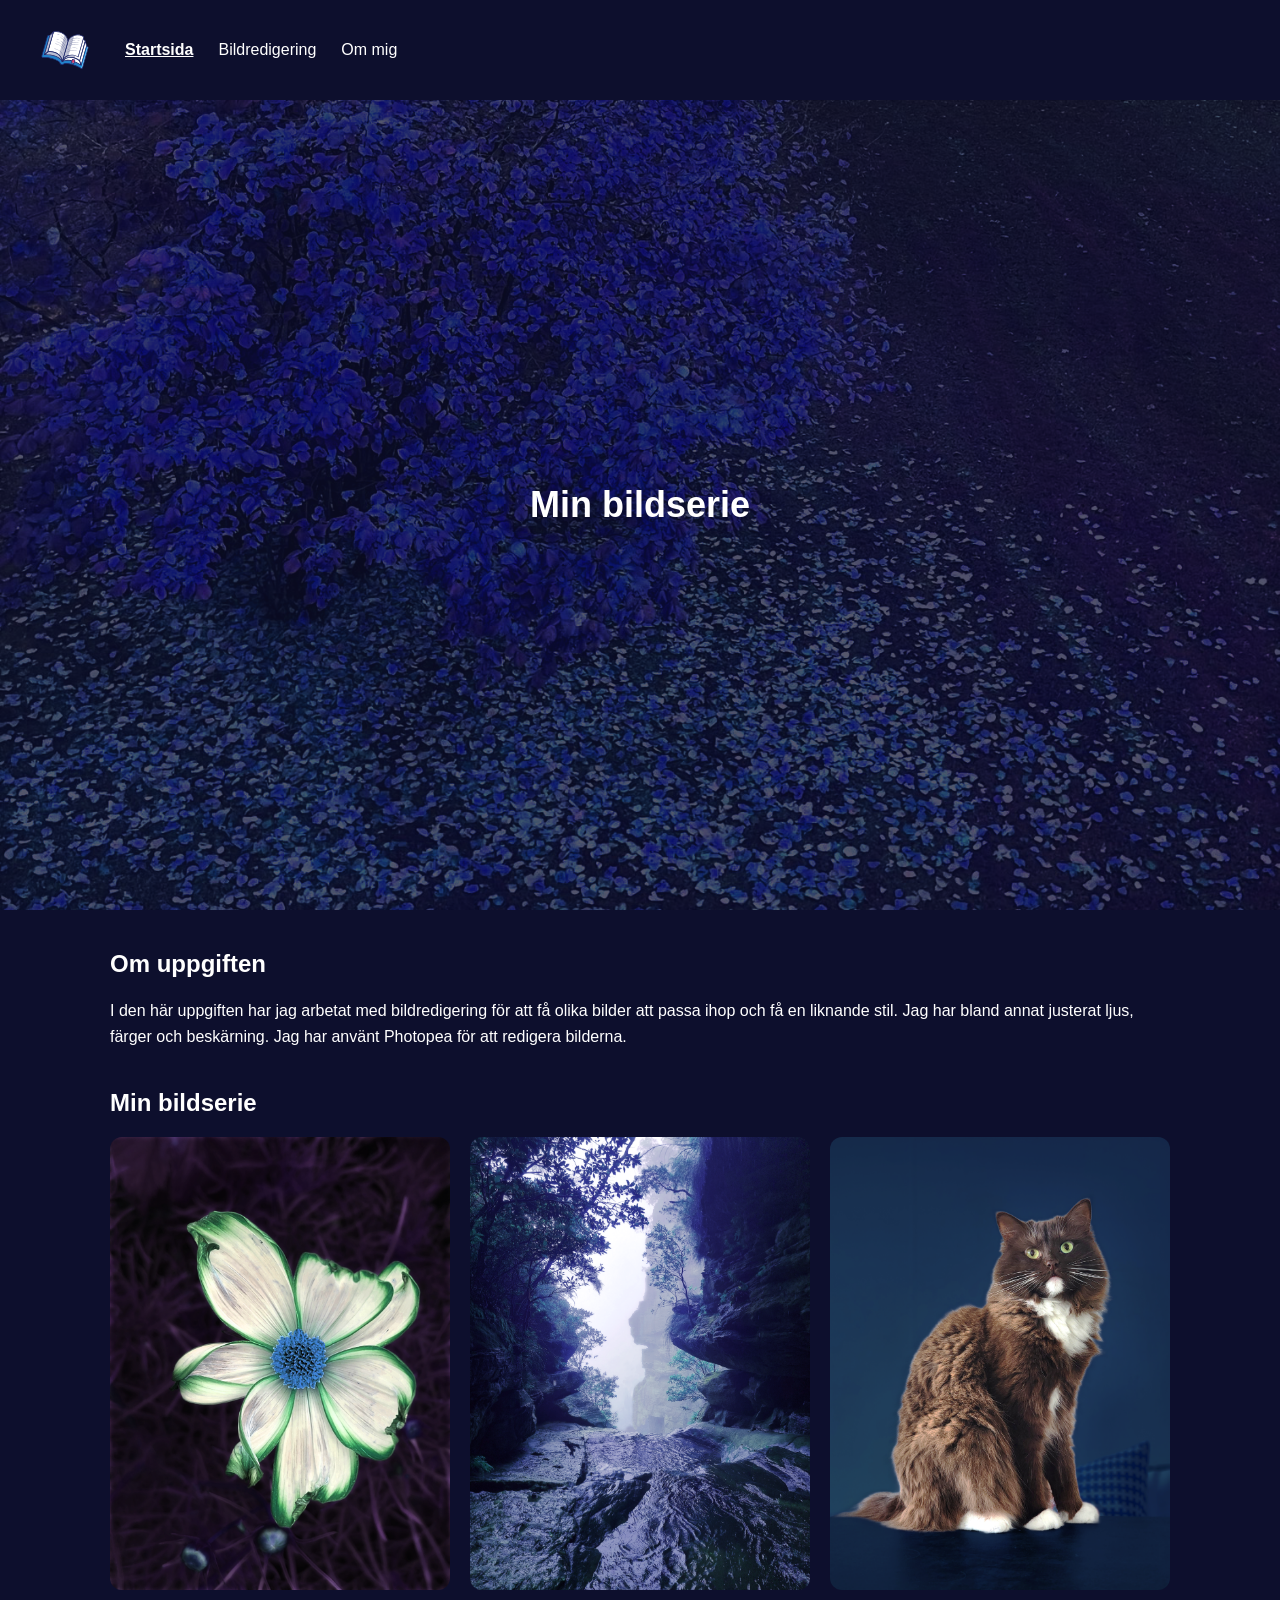
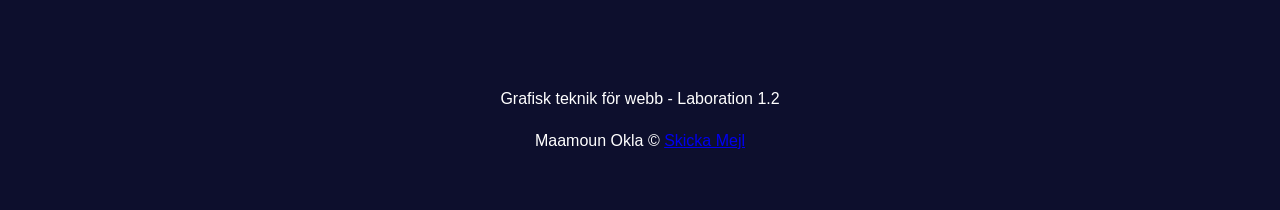
<file: index.html>
<!DOCTYPE html>
<html lang="sv">

<head>
    <meta charset="UTF-8">
    <meta name="viewport" content="width=device-width, initial-scale=1.0">

    <title>Min bildserie</title>

    <link rel="stylesheet" href="style.css">
    <link rel="apple-touch-icon" sizes="180x180" href="assets/apple-touch-icon.png">
    <link rel="icon" type="image/png" sizes="32x32" href="assets/favicon-32x32.png">
    <link rel="icon" type="image/png" sizes="16x16" href="assets/favicon-16x16.png">
    <link rel="manifest" href="assets/site.webmanifest">
</head>

<body>

    <nav>
        <img src="assets/logo.svg" alt="Logotyp" class="logo">
        <ul>
            <li><a href="index.html" class="active">Startsida</a></li>
            <li><a href="edit.html">Bildredigering</a></li>
            <li><a href="about.html">Om mig</a></li>
        </ul>

    </nav>

    <header>
        <h1>Min bildserie</h1>
    </header>

    <main>

        <section>
            <h2>Om uppgiften</h2>

            <p>
                I den här uppgiften har jag arbetat med bildredigering
                för att få olika bilder att passa ihop och få en liknande stil.
                Jag har bland annat justerat ljus, färger och beskärning.
                Jag har använt Photopea för att redigera bilderna.
            </p>
        </section>

        <section>
            <h2>Min bildserie</h2>

            <div class="bild-grid">
                <img src="assets/images/bildserie001.png" alt="Redigerad bild 1">
                <img src="assets/images/bildserie002.png" alt="Redigerad bild 2">
                <img src="assets/images/bildserie003.png" alt="Redigerad bild 3">
            </div>
        </section>

    </main>

    <footer>
        <p>Grafisk teknik för webb - Laboration 1.2</p>
        <p>Maamoun Okla &copy; <a href="mailto:maok1900@student.miun.se"> Skicka Mejl</a></p>
    </footer>

</body>

</html>
</file>
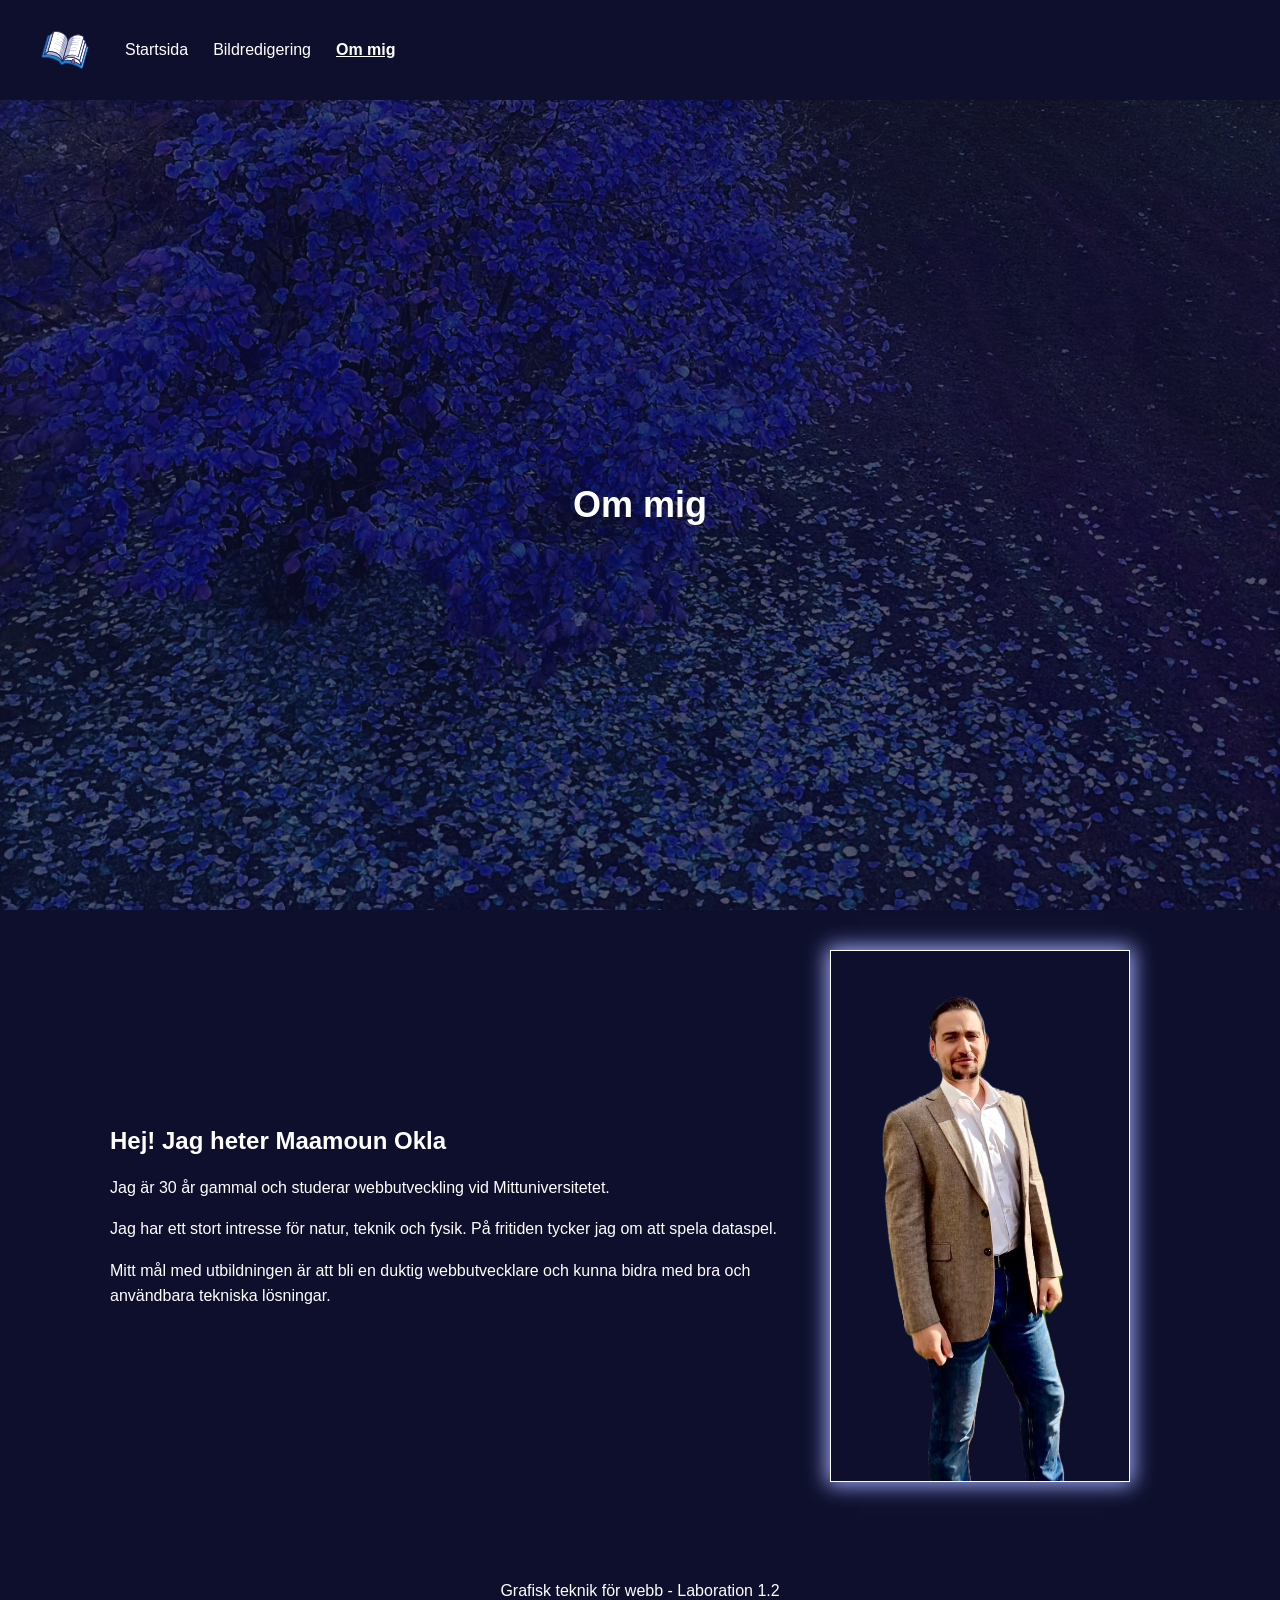
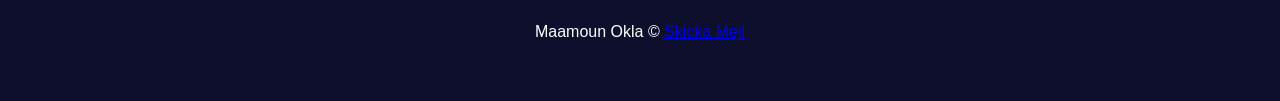
<file: about.html>
<!DOCTYPE html>
<html lang="sv">

<head>
    <meta charset="UTF-8">
    <meta name="viewport" content="width=device-width, initial-scale=1.0">

    <title>Om mig</title>

    <link rel="stylesheet" href="style.css">
    <link rel="apple-touch-icon" sizes="180x180" href="assets/apple-touch-icon.png">
    <link rel="icon" type="image/png" sizes="32x32" href="assets/favicon-32x32.png">
    <link rel="icon" type="image/png" sizes="16x16" href="assets/favicon-16x16.png">
    <link rel="manifest" href="assets/site.webmanifest">
</head>

<body>

    <nav>
        <img src="assets/logo.svg" alt="Logotyp" class="logo">



        <ul>
            <li><a href="index.html">Startsida</a></li>
            <li><a href="edit.html">Bildredigering</a></li>
            <li><a href="about.html" class="active">Om mig</a></li>
        </ul>
    </nav>

    <header>
        <h1>Om mig</h1>
    </header>

    <main>

        <section class="about">

            <div>
                <h2>Hej! Jag heter Maamoun Okla</h2>

                <p>
                    Jag är 30 år gammal och studerar webbutveckling
                    vid Mittuniversitetet.
                </p>

                <p>
                    Jag har ett stort intresse för natur, teknik och fysik.
                    På fritiden tycker jag om att spela dataspel.
                </p>

                <p>
                    Mitt mål med utbildningen är att bli en duktig webbutvecklare
                    och kunna bidra med bra och användbara tekniska lösningar.
                </p>
            </div>


            <img src="assets/images/Portrait_Okla.png" alt="Porträttbild på Maamoun Okla" class="portrait">
        </section>

    </main>

    <footer>
        <p>Grafisk teknik för webb - Laboration 1.2</p>
        <p>Maamoun Okla &copy; <a href="mailto:maok1900@student.miun.se"> Skicka Mejl</a></p>
    </footer>
</body>

</html>
</file>
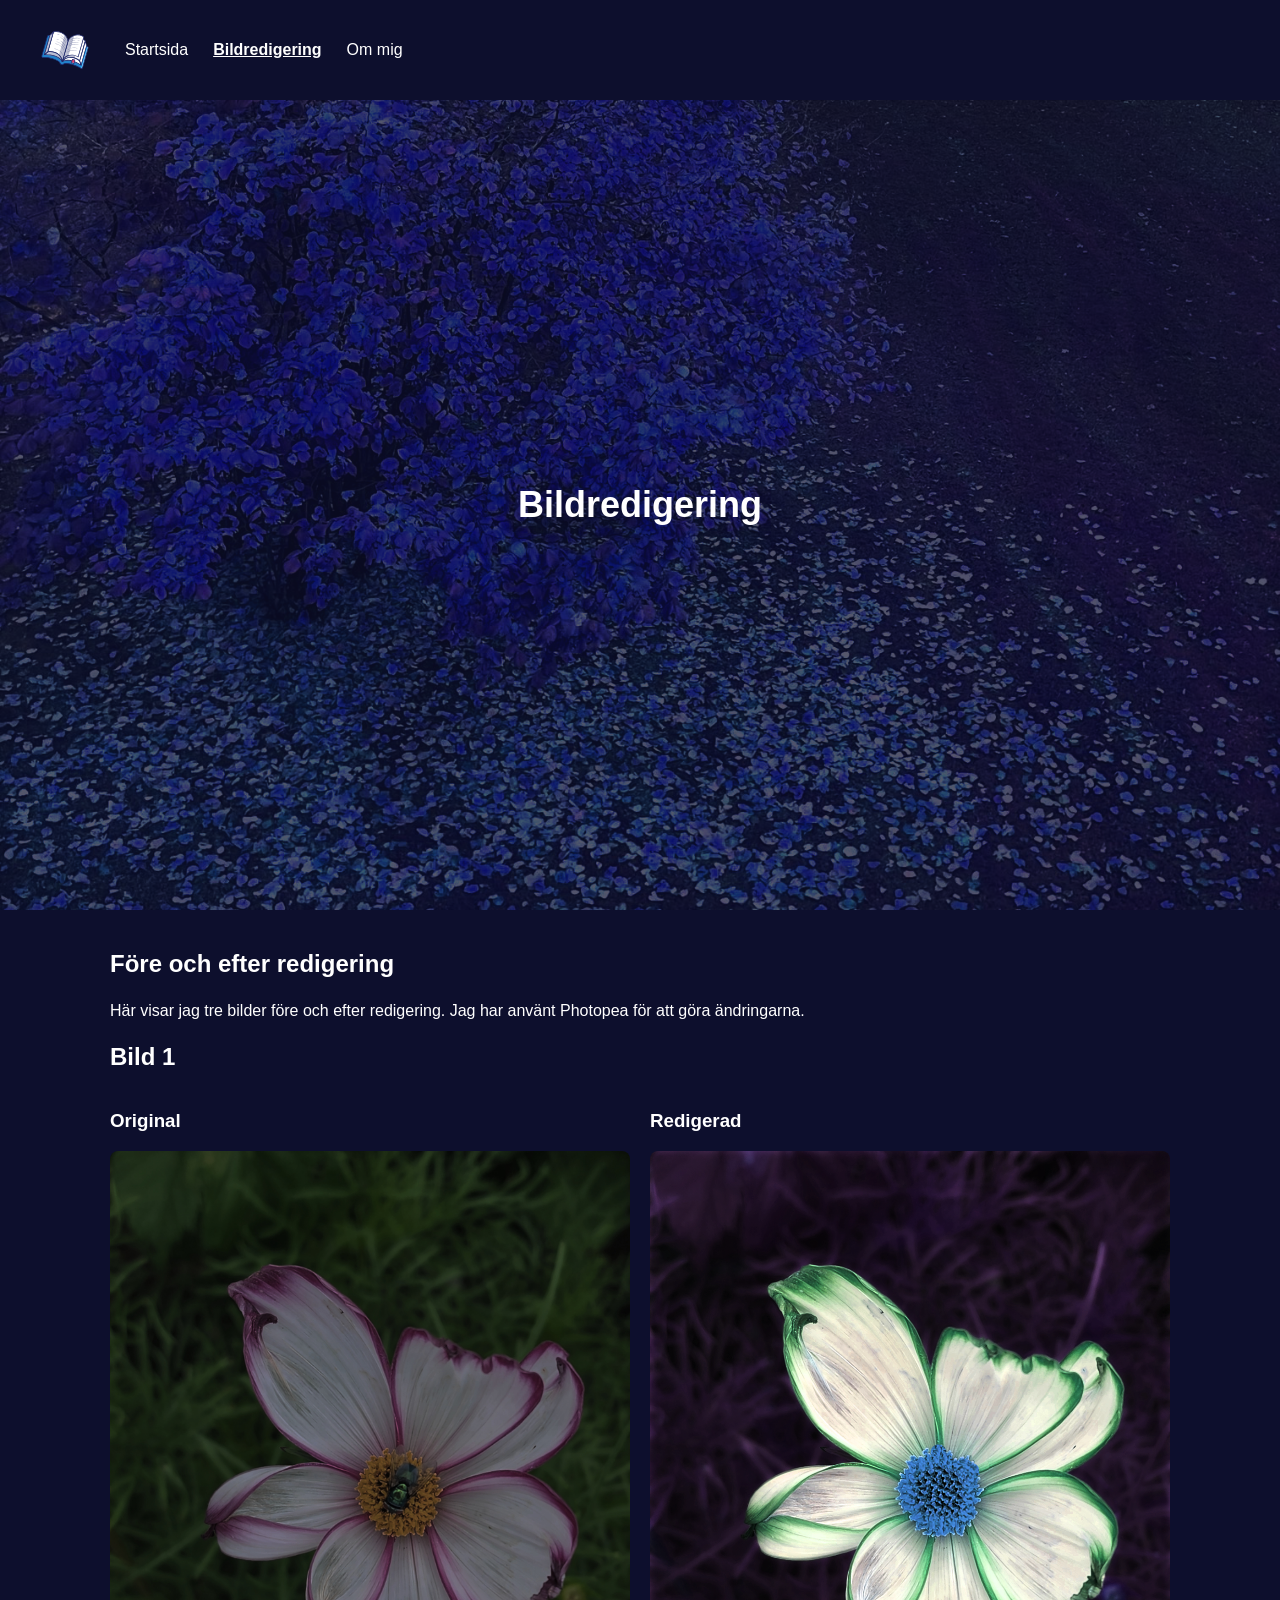
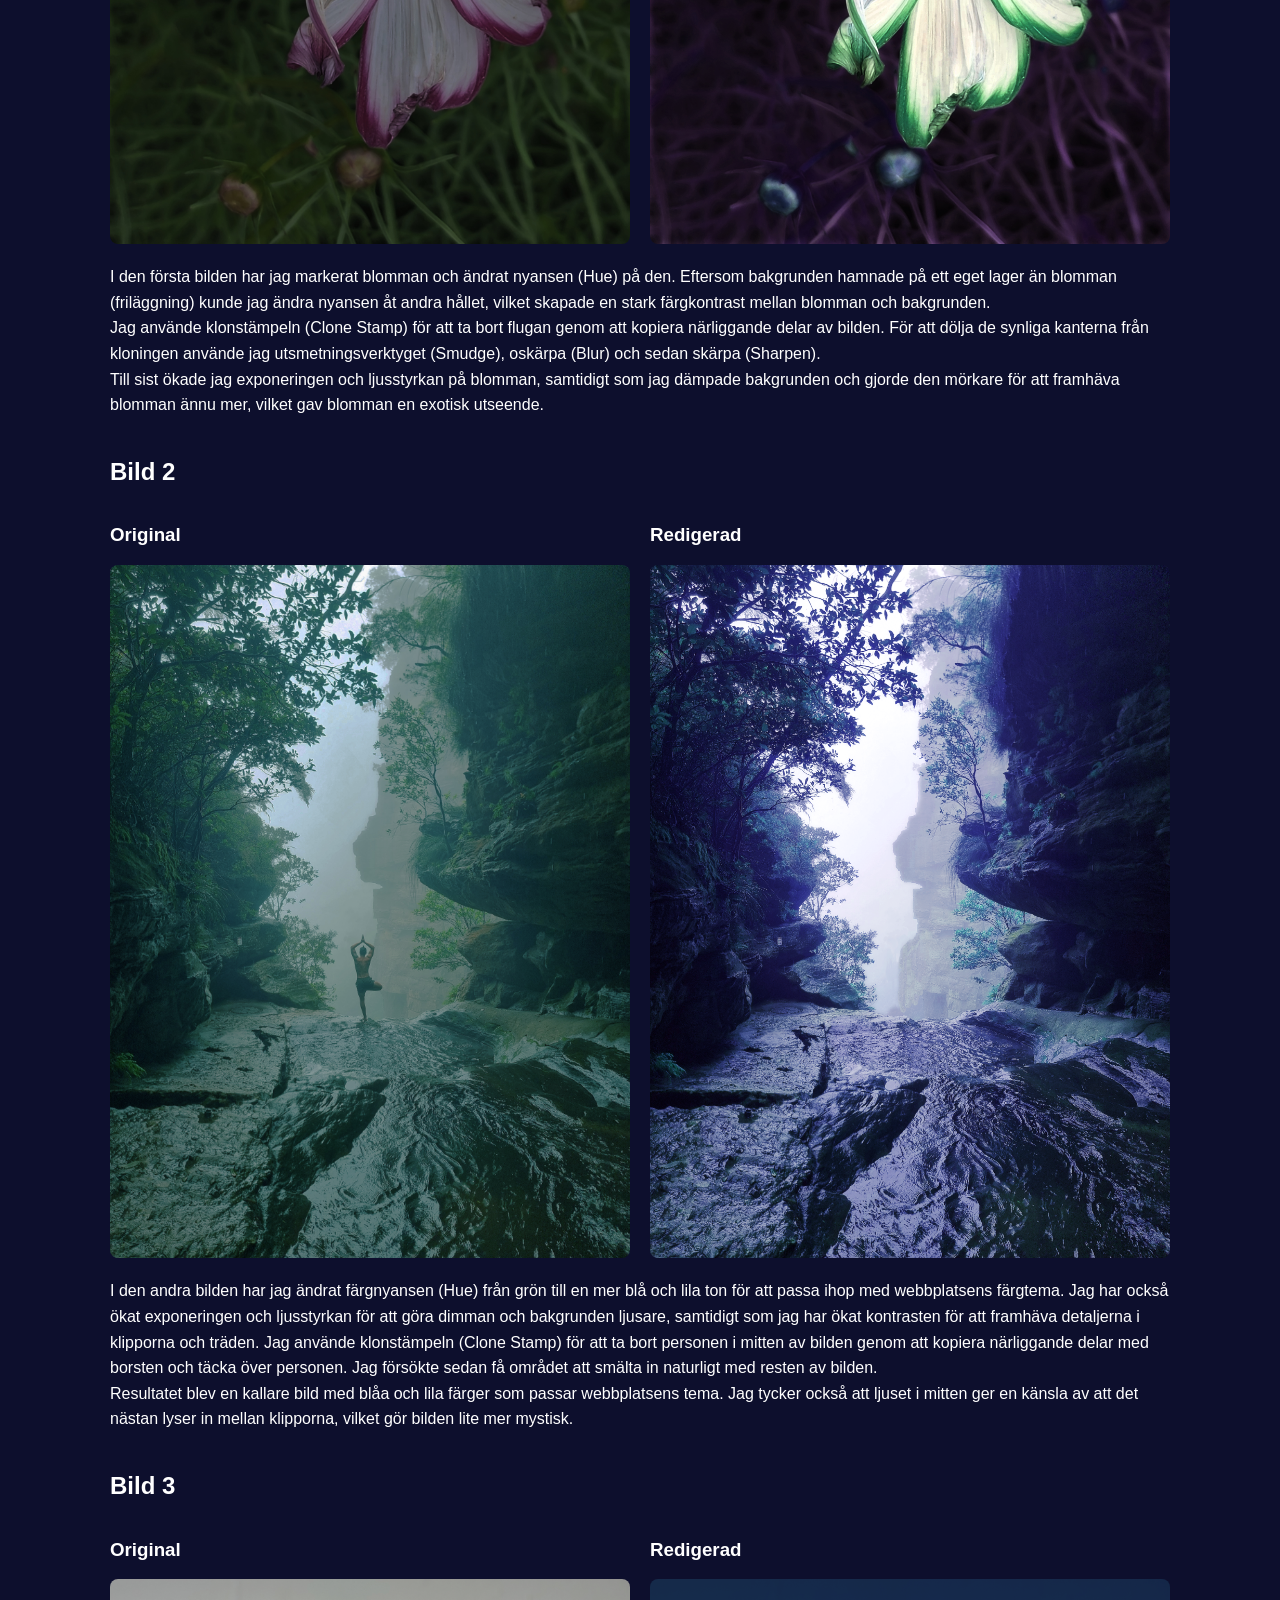
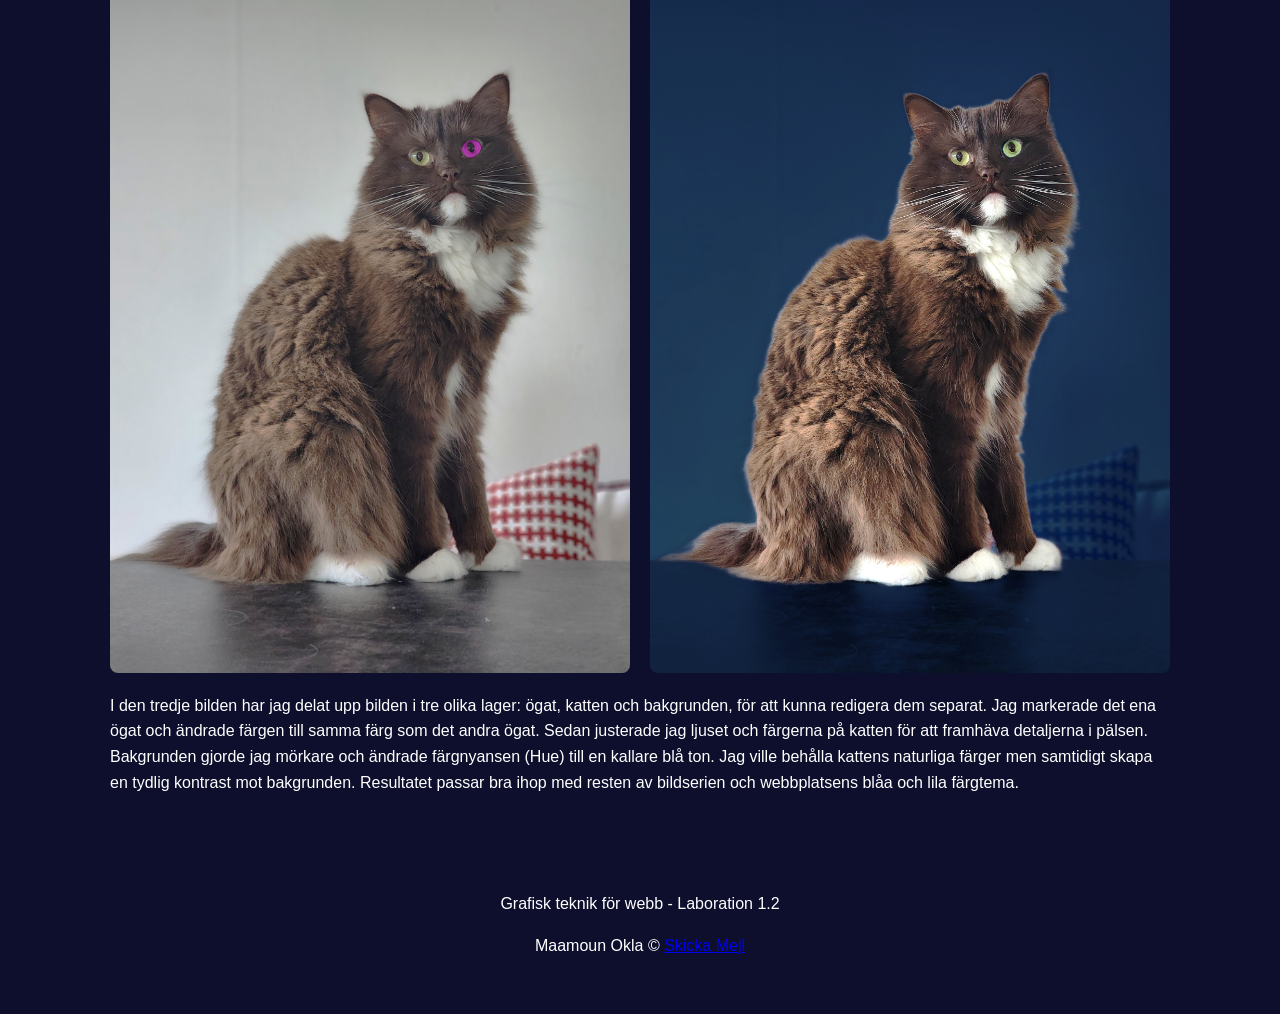
<file: edit.html>
<!DOCTYPE html>
<html lang="sv">

<head>
    <meta charset="UTF-8">
    <meta name="viewport" content="width=device-width, initial-scale=1.0">

    <title>Bildredigering</title>

    <link rel="stylesheet" href="style.css">
    <link rel="apple-touch-icon" sizes="180x180" href="assets/apple-touch-icon.png">
    <link rel="icon" type="image/png" sizes="32x32" href="assets/favicon-32x32.png">
    <link rel="icon" type="image/png" sizes="16x16" href="assets/favicon-16x16.png">
    <link rel="manifest" href="assets/site.webmanifest">
</head>

<body>

    <nav>
        <img src="assets/logo.svg" alt="Logotyp" class="logo">

        <ul>
            <li><a href="index.html">Startsida</a></li>
            <li><a href="edit.html" class="active">Bildredigering</a></li>
            <li><a href="about.html">Om mig</a></li>
        </ul>

    </nav>

    <header>
        <h1>Bildredigering</h1>
    </header>

    <main>

        <h2>Före och efter redigering</h2>

        <p>
            Här visar jag tre bilder före och efter redigering.
            Jag har använt Photopea för att göra ändringarna.
        </p>

        <section>
            <h2>Bild 1</h2>

            <div class="compare-grid">
                <div>
                    <h3>Original</h3>
                    <img src="assets/images/original1.jpg" alt="Originalbild 1">
                </div>

                <div>
                    <h3>Redigerad</h3>
                    <img src="assets/images/bildserie001.png" alt="Redigerad bild 1">
                </div>
            </div>

            <p>
                I den första bilden har jag markerat blomman och ändrat nyansen (Hue) på den. Eftersom bakgrunden
                hamnade på ett eget lager än blomman (friläggning) kunde jag ändra nyansen åt andra hållet, vilket
                skapade en stark färgkontrast
                mellan blomman och bakgrunden.
                <br> Jag använde klonstämpeln (Clone Stamp) för att ta bort flugan genom att kopiera närliggande delar
                av bilden. För att dölja de synliga kanterna från kloningen använde jag utsmetningsverktyget (Smudge),
                oskärpa (Blur) och sedan skärpa (Sharpen).
                <br>
                Till sist ökade jag exponeringen och ljusstyrkan på blomman, samtidigt som jag dämpade bakgrunden och
                gjorde den mörkare för att framhäva blomman ännu mer, vilket gav blomman en exotisk utseende.
            </p>
        </section>

        <section>
            <h2>Bild 2</h2>

            <div class="compare-grid">
                <div>
                    <h3>Original</h3>
                    <img src="assets/images/original2.jpg" alt="Originalbild 2">
                </div>

                <div>
                    <h3>Redigerad</h3>
                    <img src="assets/images/bildserie002.png" alt="Redigerad bild 2">
                </div>
            </div>

            <p>
                I den andra bilden har jag ändrat färgnyansen (Hue) från grön till en mer blå och lila ton för att passa
                ihop med webbplatsens färgtema. Jag har också ökat exponeringen och ljusstyrkan för att göra dimman och
                bakgrunden ljusare, samtidigt som jag har ökat kontrasten för att framhäva detaljerna i klipporna och
                träden. Jag använde klonstämpeln (Clone Stamp) för att ta bort personen i mitten av bilden genom att
                kopiera
                närliggande delar med borsten och täcka över personen. Jag försökte sedan få området att smälta in
                naturligt med resten av bilden.
                <br>
                Resultatet blev en kallare bild med blåa och lila färger som passar webbplatsens tema. Jag tycker också
                att ljuset i mitten ger en känsla av att det nästan lyser in mellan klipporna, vilket gör bilden lite
                mer mystisk.
            </p>
        </section>

        <section>
            <h2>Bild 3</h2>

            <div class="compare-grid">
                <div>
                    <h3>Original</h3>
                    <img src="assets/images/original3.jpg" alt="Originalbild 3">
                </div>

                <div>
                    <h3>Redigerad</h3>
                    <img src="assets/images/bildserie003.png" alt="Redigerad bild 3">
                </div>
            </div>

            <p>
                I den tredje bilden har jag delat upp bilden i tre olika lager: ögat, katten och bakgrunden, för att
                kunna redigera dem separat. Jag markerade det ena ögat och ändrade färgen till samma färg som det andra
                ögat. Sedan justerade jag ljuset och färgerna på katten för att framhäva detaljerna i pälsen.

                <br> Bakgrunden gjorde jag mörkare och ändrade färgnyansen (Hue) till en kallare blå ton. Jag ville
                behålla
                kattens naturliga färger men samtidigt skapa en tydlig kontrast mot bakgrunden. Resultatet passar bra
                ihop med resten av bildserien och webbplatsens blåa och lila färgtema.
            </p>
        </section>

    </main>

    <footer>
        <p>Grafisk teknik för webb - Laboration 1.2</p>
        <p>Maamoun Okla &copy; <a href="mailto:maok1900@student.miun.se"> Skicka Mejl</a></p>
    </footer>
</body>

</html>
</file>
<file: style.css>
/* Global */
* {
  box-sizing: border-box;
}

body {
  margin: 0;
  font-family: Arial, sans-serif;
  background-color: #0d0f2d;
  color: #fff;
}

/* Navigation */
nav {
  display: flex;
  align-items: center;
  gap: 25px;
  padding: 15px 30px;
  background-color: #0d0f2d;
}

.logo {
  width: 70px;
  height: auto;
}
/* Navigation */
nav ul {
  display: flex;
  gap: 25px;
  list-style: none;
  margin: 0;
  padding: 0;
}

nav a {
  color: #fff;
  text-decoration: none;
}
nav a.active {
  font-weight: bold;
  text-decoration: underline;
}

nav a:hover {
  text-decoration: underline;
}

header {
  position: relative;
  min-height: 90vh;

  display: flex;
  align-items: center;
  justify-content: center;
}

/* Headerbild */
header::before {
  content: "";
  position: absolute;
  inset: 0;
  background: url("assets/images/header.png") center / cover;
  opacity: 0.3;
}

/* Headertext */
header h1 {
  position: relative;
  font-size: 36px;
  color: white;
}

header h1 {
  font-size: 36px;
}

/* main */
main {
  max-width: 1100px;
  margin: 40px auto;
  padding: 0 20px;
}

section {
  margin-bottom: 40px;
}

p {
  line-height: 1.6;
}

/* Bildserie */
.bild-grid {
  display: grid;
  grid-template-columns: repeat(3, 1fr);
  gap: 20px;
}

.bild-grid img {
  width: 100%;
  height: auto;
  object-fit: cover;
  border-radius: 12px;
}

/* Bildjämförelse */
.compare-grid {
  display: grid;
  grid-template-columns: repeat(2, 1fr);
  gap: 20px;
}

.compare-grid img {
  width: 100%;
  height: auto;
  object-fit: cover;
  border-radius: 8px;
}

/* Om mig */
.about {
  display: grid;
  grid-template-columns: 2fr 1fr;
  gap: 40px;
  align-items: center;
}

.portrait {
  width: 100%;
  max-width: 300px;
  height: auto;
  border: 1px white solid;
  box-shadow:   0px 0px 20px 3px rgb(165, 174, 255);;
}

/* Mobil */
@media (max-width: 700px) {
  .about {
    grid-template-columns: 1fr;
    gap: 20px;
  }

  .portrait {
    max-width: 250px;
    margin: 0 auto;
  }
}

/* Mobil */
@media (max-width: 700px) {
  .compare-grid {
    grid-template-columns: 1fr;
  }

  .compare-grid img {
    height: auto;
  }
}

/* Footer */
footer {
  text-align: center;
  padding: 40px;

  color: #fff;
}

/* Mobil */
@media (max-width: 700px) {
  nav {
    flex-wrap: wrap;
    justify-content: center;
    gap: 15px;
    padding: 15px;
  }
  nav ul {
    flex-direction: column;
    flex: 1;
  }

  .logo {
    width: 55px;
  }

  header {
    min-height: 200px;
  }

  header h1 {
    font-size: 28px;
  }

  main {
    margin: 20px auto;
    padding: 0 15px;
  }

  .bild-grid {
    grid-template-columns: 1fr;
  }

  .bild-grid img {
    height: auto;
  }
}
</file>
